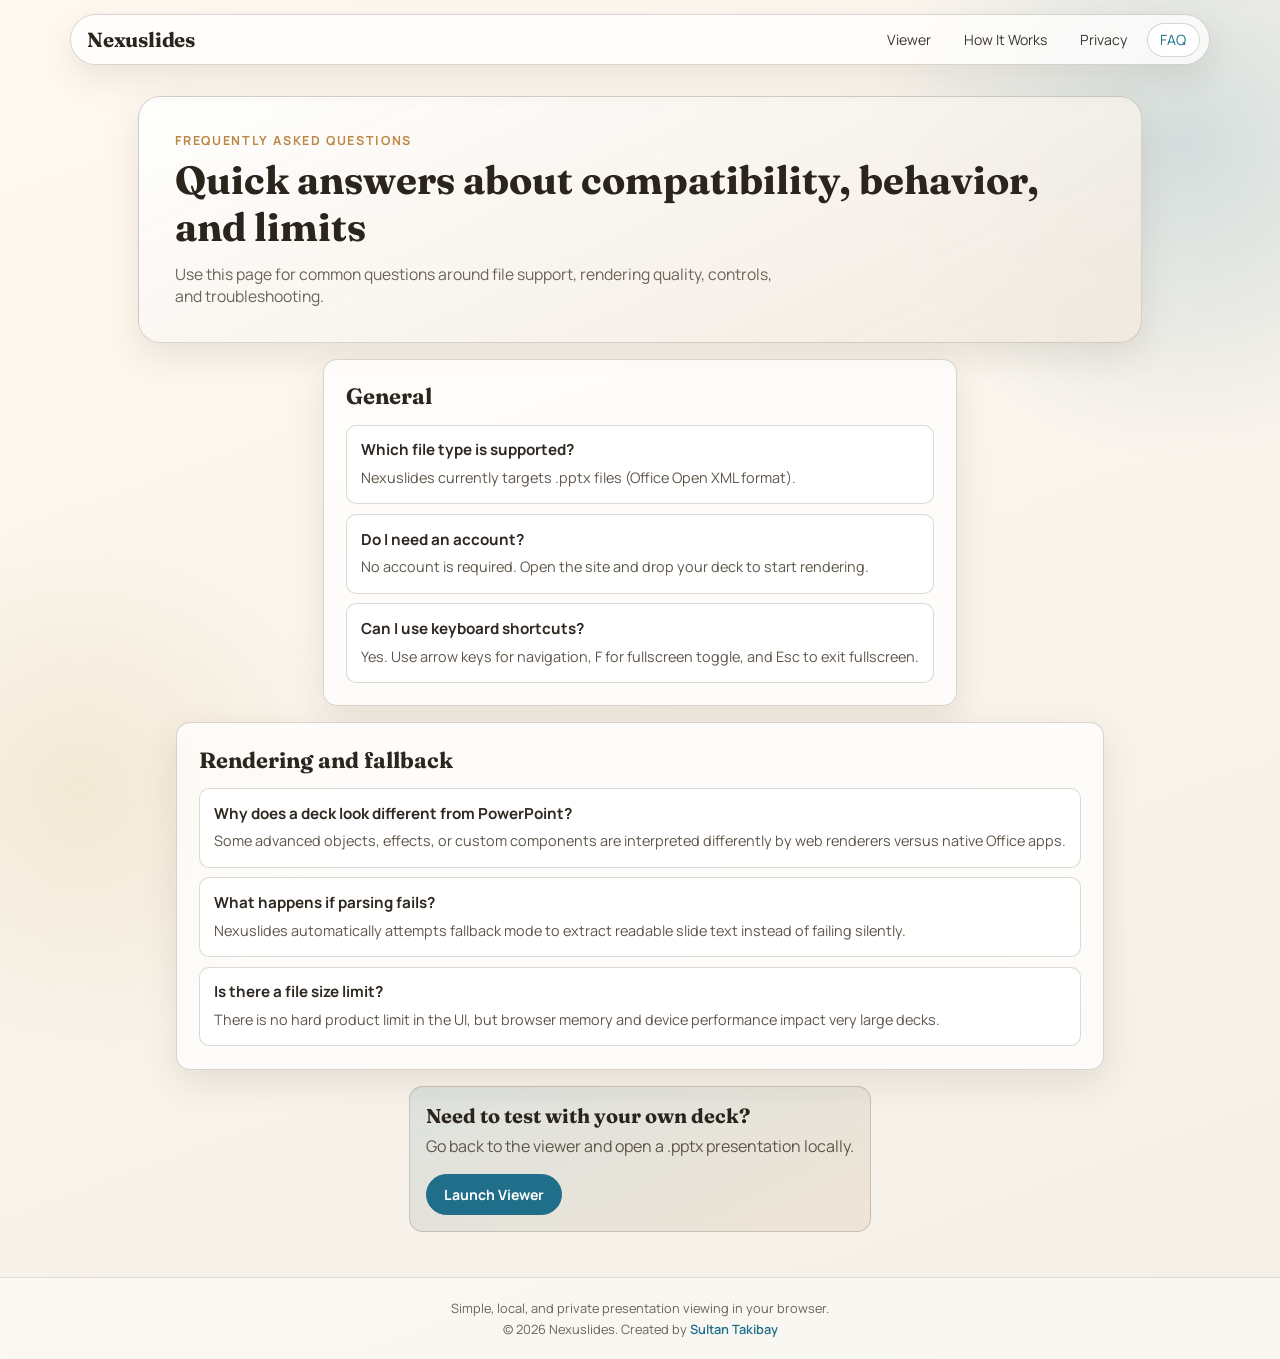
<file: public/faq.html>
<!DOCTYPE html>
<html lang="en">
<head>
  <meta charset="UTF-8" />
  <meta name="viewport" content="width=device-width, initial-scale=1.0" />
  <title>Nexuslides | FAQ</title>
  <link rel="stylesheet" href="styles.css" />
</head>
<body data-page="faq">
  <header class="site-header">
    <div class="site-header-inner">
      <a class="brand" href="index.html">Nexuslides</a>
      <button id="navToggle" class="nav-toggle" type="button" aria-controls="siteNav" aria-expanded="false">Menu</button>
      <nav id="siteNav" class="site-nav" aria-label="Main navigation">
        <a href="index.html" data-nav-page="home">Viewer</a>
        <a href="how-it-works.html" data-nav-page="how">How It Works</a>
        <a href="privacy.html" data-nav-page="privacy">Privacy</a>
        <a href="faq.html" data-nav-page="faq">FAQ</a>
      </nav>
    </div>
  </header>

  <main class="page-main">
    <section class="page-hero">
      <p class="eyebrow">Frequently Asked Questions</p>
      <h1>Quick answers about compatibility, behavior, and limits</h1>
      <p class="subtitle">Use this page for common questions around file support, rendering quality, controls, and troubleshooting.</p>
    </section>

    <section class="content-section">
      <h2>General</h2>
      <div class="faq-list">
        <article class="faq-item">
          <h3>Which file type is supported?</h3>
          <p>Nexuslides currently targets .pptx files (Office Open XML format).</p>
        </article>
        <article class="faq-item">
          <h3>Do I need an account?</h3>
          <p>No account is required. Open the site and drop your deck to start rendering.</p>
        </article>
        <article class="faq-item">
          <h3>Can I use keyboard shortcuts?</h3>
          <p>Yes. Use arrow keys for navigation, F for fullscreen toggle, and Esc to exit fullscreen.</p>
        </article>
      </div>
    </section>

    <section class="content-section">
      <h2>Rendering and fallback</h2>
      <div class="faq-list">
        <article class="faq-item">
          <h3>Why does a deck look different from PowerPoint?</h3>
          <p>Some advanced objects, effects, or custom components are interpreted differently by web renderers versus native Office apps.</p>
        </article>
        <article class="faq-item">
          <h3>What happens if parsing fails?</h3>
          <p>Nexuslides automatically attempts fallback mode to extract readable slide text instead of failing silently.</p>
        </article>
        <article class="faq-item">
          <h3>Is there a file size limit?</h3>
          <p>There is no hard product limit in the UI, but browser memory and device performance impact very large decks.</p>
        </article>
      </div>
    </section>

    <section class="cta-panel">
      <h2>Need to test with your own deck?</h2>
      <p>Go back to the viewer and open a .pptx presentation locally.</p>
      <div class="hero-actions">
        <a class="btn-hero btn-primary" href="index.html">Launch Viewer</a>
      </div>
    </section>
  </main>

  <footer class="site-footer">
    <p>Simple, local, and private presentation viewing in your browser.</p>
    <p>&copy; <span id="year"></span> Nexuslides. Created by <a href="https://github.com/sultannurzhan" target="_blank" rel="noopener">Sultan Takibay</a></p>
  </footer>

  <script type="module" src="site.js"></script>
</body>
</html>
</file>
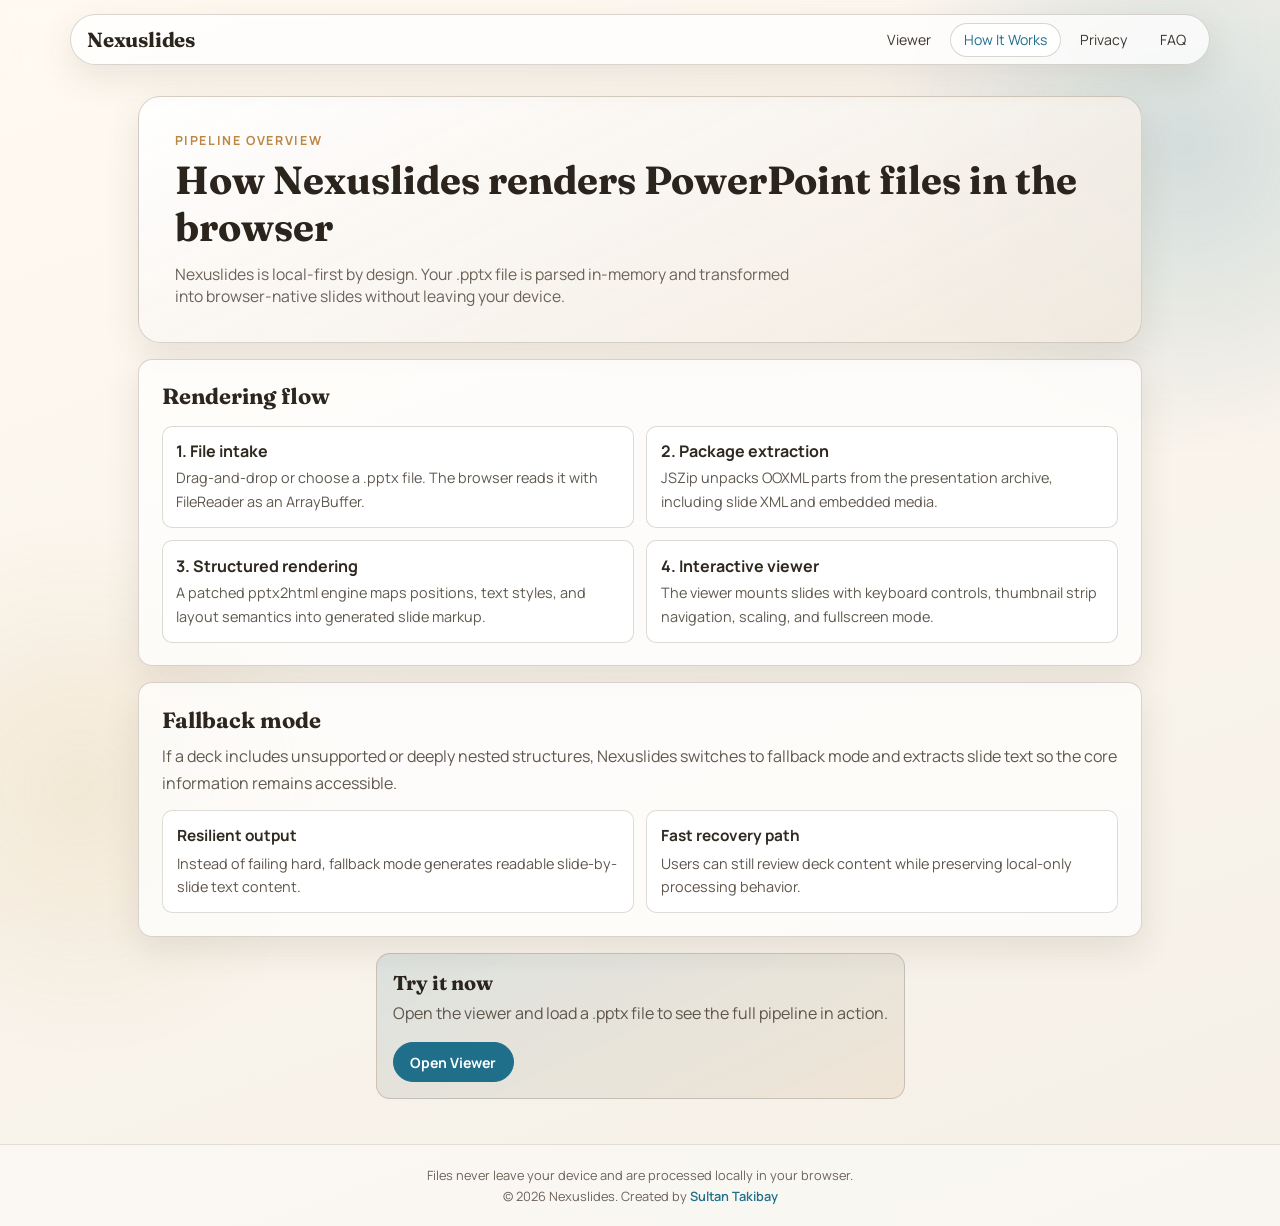
<file: public/how-it-works.html>
<!DOCTYPE html>
<html lang="en">
<head>
  <meta charset="UTF-8" />
  <meta name="viewport" content="width=device-width, initial-scale=1.0" />
  <title>Nexuslides | How It Works</title>
  <link rel="stylesheet" href="styles.css" />
</head>
<body data-page="how">
  <header class="site-header">
    <div class="site-header-inner">
      <a class="brand" href="index.html">Nexuslides</a>
      <button id="navToggle" class="nav-toggle" type="button" aria-controls="siteNav" aria-expanded="false">Menu</button>
      <nav id="siteNav" class="site-nav" aria-label="Main navigation">
        <a href="index.html" data-nav-page="home">Viewer</a>
        <a href="how-it-works.html" data-nav-page="how">How It Works</a>
        <a href="privacy.html" data-nav-page="privacy">Privacy</a>
        <a href="faq.html" data-nav-page="faq">FAQ</a>
      </nav>
    </div>
  </header>

  <main class="page-main">
    <section class="page-hero">
      <p class="eyebrow">Pipeline Overview</p>
      <h1>How Nexuslides renders PowerPoint files in the browser</h1>
      <p class="subtitle">Nexuslides is local-first by design. Your .pptx file is parsed in-memory and transformed into browser-native slides without leaving your device.</p>
    </section>

    <section class="content-section">
      <h2>Rendering flow</h2>
      <div class="steps">
        <article class="step">
          <strong>1. File intake</strong>
          <p>Drag-and-drop or choose a .pptx file. The browser reads it with FileReader as an ArrayBuffer.</p>
        </article>
        <article class="step">
          <strong>2. Package extraction</strong>
          <p>JSZip unpacks OOXML parts from the presentation archive, including slide XML and embedded media.</p>
        </article>
        <article class="step">
          <strong>3. Structured rendering</strong>
          <p>A patched pptx2html engine maps positions, text styles, and layout semantics into generated slide markup.</p>
        </article>
        <article class="step">
          <strong>4. Interactive viewer</strong>
          <p>The viewer mounts slides with keyboard controls, thumbnail strip navigation, scaling, and fullscreen mode.</p>
        </article>
      </div>
    </section>

    <section class="content-section">
      <h2>Fallback mode</h2>
      <p>If a deck includes unsupported or deeply nested structures, Nexuslides switches to fallback mode and extracts slide text so the core information remains accessible.</p>
      <div class="content-grid">
        <article class="content-card">
          <h3>Resilient output</h3>
          <p>Instead of failing hard, fallback mode generates readable slide-by-slide text content.</p>
        </article>
        <article class="content-card">
          <h3>Fast recovery path</h3>
          <p>Users can still review deck content while preserving local-only processing behavior.</p>
        </article>
      </div>
    </section>

    <section class="cta-panel">
      <h2>Try it now</h2>
      <p>Open the viewer and load a .pptx file to see the full pipeline in action.</p>
      <div class="hero-actions">
        <a class="btn-hero btn-primary" href="index.html">Open Viewer</a>
      </div>
    </section>
  </main>

  <footer class="site-footer">
    <p>Files never leave your device and are processed locally in your browser.</p>
    <p>&copy; <span id="year"></span> Nexuslides. Created by <a href="https://github.com/sultannurzhan" target="_blank" rel="noopener">Sultan Takibay</a></p>
  </footer>

  <script type="module" src="site.js"></script>
</body>
</html>
</file>
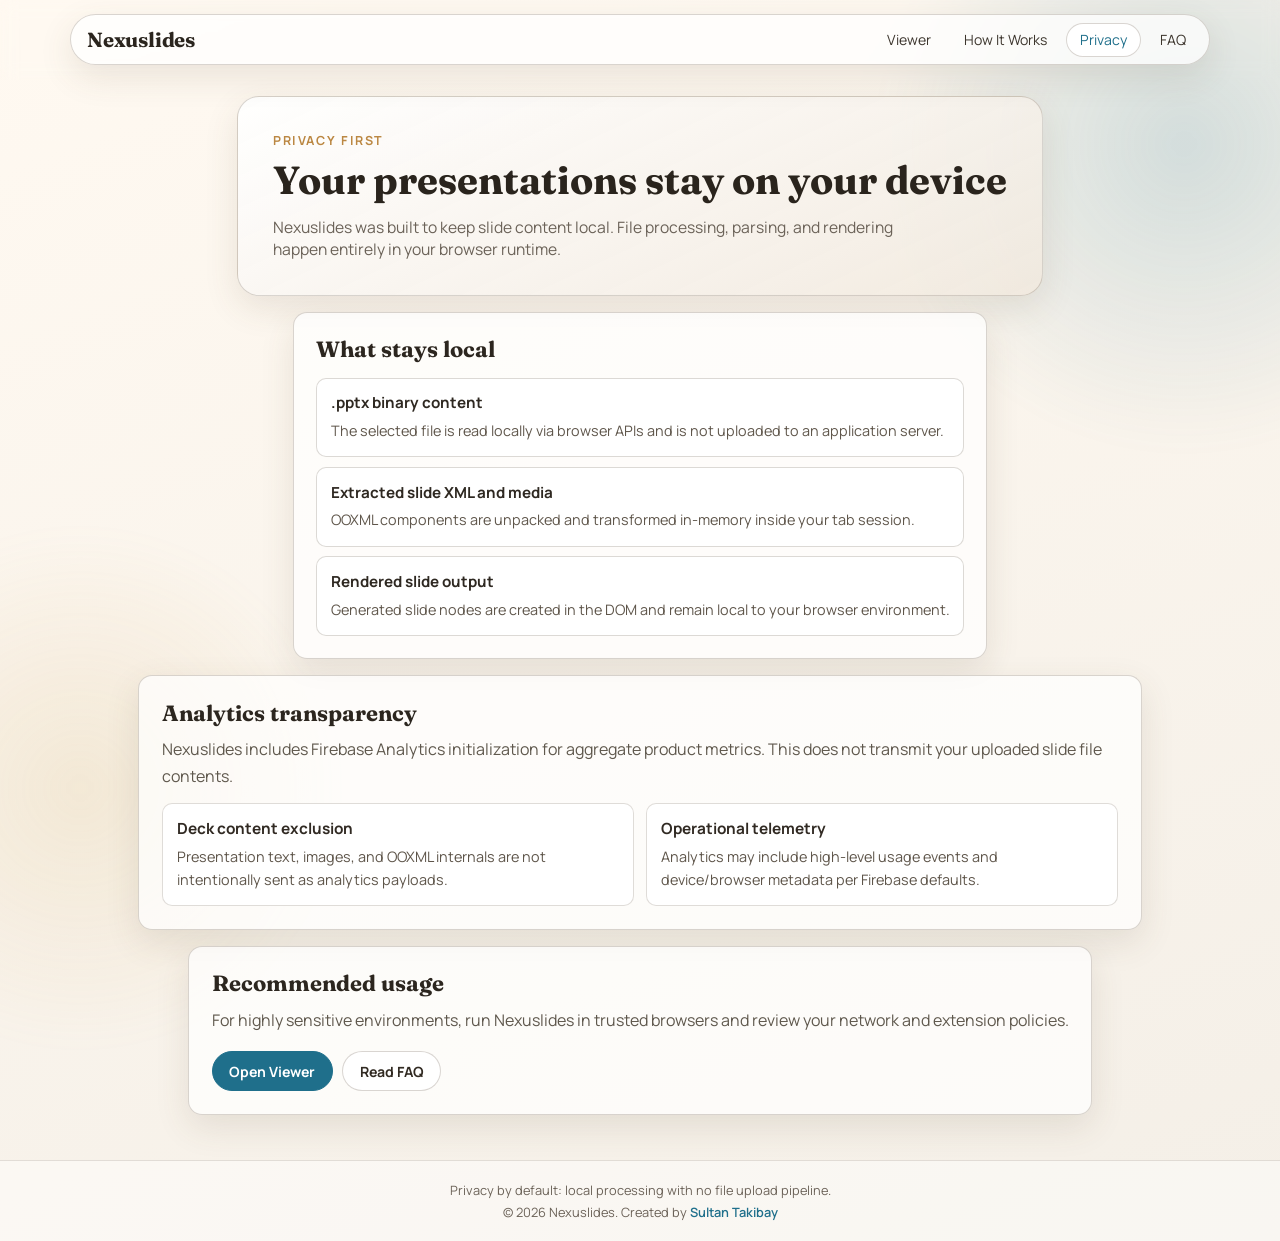
<file: public/privacy.html>
<!DOCTYPE html>
<html lang="en">
<head>
  <meta charset="UTF-8" />
  <meta name="viewport" content="width=device-width, initial-scale=1.0" />
  <title>Nexuslides | Privacy</title>
  <link rel="stylesheet" href="styles.css" />
</head>
<body data-page="privacy">
  <header class="site-header">
    <div class="site-header-inner">
      <a class="brand" href="index.html">Nexuslides</a>
      <button id="navToggle" class="nav-toggle" type="button" aria-controls="siteNav" aria-expanded="false">Menu</button>
      <nav id="siteNav" class="site-nav" aria-label="Main navigation">
        <a href="index.html" data-nav-page="home">Viewer</a>
        <a href="how-it-works.html" data-nav-page="how">How It Works</a>
        <a href="privacy.html" data-nav-page="privacy">Privacy</a>
        <a href="faq.html" data-nav-page="faq">FAQ</a>
      </nav>
    </div>
  </header>

  <main class="page-main">
    <section class="page-hero">
      <p class="eyebrow">Privacy First</p>
      <h1>Your presentations stay on your device</h1>
      <p class="subtitle">Nexuslides was built to keep slide content local. File processing, parsing, and rendering happen entirely in your browser runtime.</p>
    </section>

    <section class="content-section">
      <h2>What stays local</h2>
      <div class="legal-list">
        <article class="legal-item">
          <h3>.pptx binary content</h3>
          <p>The selected file is read locally via browser APIs and is not uploaded to an application server.</p>
        </article>
        <article class="legal-item">
          <h3>Extracted slide XML and media</h3>
          <p>OOXML components are unpacked and transformed in-memory inside your tab session.</p>
        </article>
        <article class="legal-item">
          <h3>Rendered slide output</h3>
          <p>Generated slide nodes are created in the DOM and remain local to your browser environment.</p>
        </article>
      </div>
    </section>

    <section class="content-section">
      <h2>Analytics transparency</h2>
      <p>Nexuslides includes Firebase Analytics initialization for aggregate product metrics. This does not transmit your uploaded slide file contents.</p>
      <div class="content-grid">
        <article class="content-card">
          <h3>Deck content exclusion</h3>
          <p>Presentation text, images, and OOXML internals are not intentionally sent as analytics payloads.</p>
        </article>
        <article class="content-card">
          <h3>Operational telemetry</h3>
          <p>Analytics may include high-level usage events and device/browser metadata per Firebase defaults.</p>
        </article>
      </div>
    </section>

    <section class="content-section">
      <h2>Recommended usage</h2>
      <p>For highly sensitive environments, run Nexuslides in trusted browsers and review your network and extension policies.</p>
      <div class="hero-actions">
        <a class="btn-hero btn-primary" href="index.html">Open Viewer</a>
        <a class="btn-hero btn-secondary" href="faq.html">Read FAQ</a>
      </div>
    </section>
  </main>

  <footer class="site-footer">
    <p>Privacy by default: local processing with no file upload pipeline.</p>
    <p>&copy; <span id="year"></span> Nexuslides. Created by <a href="https://github.com/sultannurzhan" target="_blank" rel="noopener">Sultan Takibay</a></p>
  </footer>

  <script type="module" src="site.js"></script>
</body>
</html>
</file>
<file: public/styles.css>
@import url("https://fonts.googleapis.com/css2?family=Fraunces:opsz,wght@9..144,600;9..144,700&family=Manrope:wght@400;500;600;700&display=swap");

/* Reset */
*,
*::before,
*::after {
  box-sizing: border-box;
  margin: 0;
  padding: 0;
}

:root {
  --bg-top: #fff9f1;
  --bg-bottom: #f4efe7;
  --surface: rgba(255, 255, 255, 0.72);
  --surface-strong: #ffffff;
  --surface-soft: #f7f2ea;
  --surface-soft-alt: #f0e8dd;
  --ink: #1e1c1a;
  --muted: #6b6258;
  --line: rgba(108, 95, 80, 0.26);
  --accent: #1f6f8b;
  --accent-hover: #195b71;
  --gold: #bb8742;
  --shadow-soft: 0 12px 34px rgba(93, 75, 49, 0.12);
  --shadow-frame: 0 18px 42px rgba(95, 83, 67, 0.2);
  --radius-lg: 22px;
  --radius-md: 14px;
  --radius-sm: 10px;
}

body {
  font-family: "Manrope", "Segoe UI", sans-serif;
  color: var(--ink);
  min-height: 100vh;
  display: flex;
  flex-direction: column;
  background: linear-gradient(160deg, var(--bg-top) 0%, var(--bg-bottom) 100%);
  position: relative;
  overflow-x: hidden;
}

body::before,
body::after {
  content: "";
  position: fixed;
  z-index: -1;
  border-radius: 999px;
  filter: blur(10px);
}

body::before {
  width: 42rem;
  height: 42rem;
  right: -15rem;
  top: -12rem;
  background: radial-gradient(circle at center, rgba(31, 111, 139, 0.18) 0%, rgba(31, 111, 139, 0) 65%);
}

body::after {
  width: 34rem;
  height: 34rem;
  left: -12rem;
  bottom: -10rem;
  background: radial-gradient(circle at center, rgba(208, 166, 85, 0.15) 0%, rgba(208, 166, 85, 0) 68%);
}

a {
  color: inherit;
}

.site-header {
  position: sticky;
  top: 0;
  z-index: 30;
  padding: 0.9rem 1rem;
  backdrop-filter: blur(8px);
  -webkit-backdrop-filter: blur(8px);
}

.site-header-inner {
  width: min(1140px, 100%);
  margin: 0 auto;
  display: flex;
  align-items: center;
  gap: 0.8rem;
  border: 1px solid var(--line);
  background: rgba(255, 255, 255, 0.75);
  border-radius: 999px;
  padding: 0.45rem 0.55rem 0.45rem 1rem;
  box-shadow: var(--shadow-soft);
  position: relative;
}

.brand {
  font-family: "Fraunces", Georgia, serif;
  font-size: 1.28rem;
  font-weight: 700;
  letter-spacing: -0.01em;
  text-decoration: none;
  color: #2b251e;
}

.site-nav {
  margin-left: auto;
  display: flex;
  align-items: center;
  gap: 0.35rem;
}

.site-nav a {
  text-decoration: none;
  font-size: 0.88rem;
  color: #3c352d;
  border: 1px solid transparent;
  border-radius: 999px;
  padding: 0.42rem 0.8rem;
  transition: border-color 140ms ease, background-color 140ms ease, color 140ms ease;
}

.site-nav a:hover,
.site-nav a.active {
  border-color: var(--line);
  background: var(--surface-strong);
  color: var(--accent);
}

.nav-toggle {
  display: none;
  border: 1px solid var(--line);
  border-radius: 999px;
  background: #fff;
  color: #3c352d;
  font-weight: 700;
  font-size: 0.8rem;
  padding: 0.45rem 0.75rem;
  cursor: pointer;
}

.hero {
  width: min(1140px, 100%);
  margin: 1rem auto 0.5rem;
  padding: 0 1.15rem;
  animation: rise-in 500ms ease-out;
}

.hero-shell {
  border: 1px solid var(--line);
  border-radius: var(--radius-lg);
  background: linear-gradient(145deg, rgba(255, 255, 255, 0.88), rgba(244, 237, 228, 0.82));
  box-shadow: var(--shadow-soft);
  padding: clamp(1.4rem, 3.5vw, 2.3rem);
}

.eyebrow {
  font-size: 0.78rem;
  text-transform: uppercase;
  letter-spacing: 0.13em;
  color: var(--gold);
  font-weight: 700;
}

.hero h1 {
  margin-top: 0.55rem;
  font-family: "Fraunces", Georgia, serif;
  font-size: clamp(1.7rem, 4.1vw, 2.8rem);
  line-height: 1.15;
  letter-spacing: -0.018em;
  color: #2a241d;
}

.subtitle {
  color: var(--muted);
  margin-top: 0.75rem;
  font-size: 0.98rem;
  max-width: 62ch;
}

.hero-actions {
  margin-top: 1.1rem;
  display: flex;
  flex-wrap: wrap;
  gap: 0.55rem;
}

.btn-hero {
  display: inline-flex;
  align-items: center;
  justify-content: center;
  text-decoration: none;
  border-radius: 999px;
  font-size: 0.88rem;
  font-weight: 700;
  padding: 0.62rem 1.05rem;
  transition: transform 130ms ease, background-color 160ms ease, color 160ms ease, border-color 160ms ease;
}

.btn-primary {
  background: var(--accent);
  color: #fff;
  border: 1px solid var(--accent);
}

.btn-primary:hover {
  background: var(--accent-hover);
  transform: translateY(-1px);
}

.btn-secondary {
  background: #fff;
  color: #312a22;
  border: 1px solid var(--line);
}

.btn-secondary:hover {
  border-color: var(--accent);
  color: var(--accent);
  transform: translateY(-1px);
}

main {
  flex: 1;
  display: flex;
  flex-direction: column;
  align-items: center;
  width: min(1140px, 100%);
  margin: 0 auto;
  padding: 0 1.15rem 2.8rem;
}

.info-strip {
  width: min(840px, 100%);
  display: flex;
  flex-wrap: wrap;
  justify-content: center;
  gap: 0.5rem;
  margin: 0.3rem 0 1rem;
}

.info-pill {
  border: 1px solid var(--line);
  border-radius: 999px;
  background: rgba(255, 255, 255, 0.64);
  padding: 0.42rem 0.75rem;
  font-size: 0.78rem;
  color: #4a433a;
  font-weight: 600;
}

.dropzone {
  width: min(680px, 100%);
  border: 1.5px dashed var(--line);
  border-radius: var(--radius-lg);
  background: var(--surface);
  box-shadow: var(--shadow-soft);
  backdrop-filter: blur(8px);
  -webkit-backdrop-filter: blur(8px);
  padding: 3.3rem 2.2rem;
  text-align: center;
  cursor: pointer;
  transition: transform 180ms ease, border-color 180ms ease, background-color 180ms ease;
  animation: rise-in 650ms ease-out;
}

.dropzone:hover {
  transform: translateY(-3px);
}

.dropzone.over {
  border-color: var(--accent);
  background: rgba(245, 255, 255, 0.86);
}

.dropzone-inner {
  display: flex;
  flex-direction: column;
  align-items: center;
  gap: 0.8rem;
  pointer-events: none;
}

.dropzone-inner svg {
  width: 58px;
  height: 58px;
  color: var(--accent);
  opacity: 0.92;
}

.dropzone-inner p {
  font-size: 1.08rem;
  color: #2d2924;
}

.dropzone-inner span {
  font-size: 0.82rem;
  letter-spacing: 0.08em;
  text-transform: uppercase;
  color: var(--muted);
}

.btn-pick {
  pointer-events: all;
  cursor: pointer;
  background: var(--accent);
  color: #fefefe;
  border: none;
  border-radius: 999px;
  padding: 0.7rem 1.55rem;
  font-size: 0.9rem;
  font-weight: 700;
  letter-spacing: 0.02em;
  transition: transform 140ms ease, background-color 180ms ease;
}

.btn-pick:hover {
  background: var(--accent-hover);
  transform: translateY(-1px);
}

#loading {
  display: flex;
  flex-direction: column;
  align-items: center;
  gap: 1rem;
  margin-top: 4rem;
  color: var(--muted);
}

.spinner {
  width: 44px;
  height: 44px;
  border: 4px solid rgba(107, 98, 88, 0.28);
  border-top-color: var(--accent);
  border-radius: 50%;
  animation: spin 0.8s linear infinite;
}

@keyframes spin {
  to {
    transform: rotate(360deg);
  }
}

#viewer {
  width: 100%;
  max-width: 1120px;
  display: flex;
  flex-direction: column;
  gap: 1rem;
  animation: rise-in 450ms ease-out;
}

.toolbar {
  display: flex;
  align-items: center;
  gap: 0.55rem;
  background: var(--surface);
  border-radius: var(--radius-md);
  padding: 0.58rem 0.72rem;
  border: 1px solid var(--line);
  box-shadow: var(--shadow-soft);
  backdrop-filter: blur(6px);
  -webkit-backdrop-filter: blur(6px);
}

.btn-nav,
.btn-action {
  border: 1px solid var(--line);
  color: #2f2a24;
  background: var(--surface-strong);
  border-radius: var(--radius-sm);
  height: 38px;
  font-weight: 700;
  cursor: pointer;
  transition: transform 130ms ease, border-color 150ms ease, color 150ms ease;
}

.btn-nav {
  width: 38px;
  font-size: 1rem;
  display: flex;
  align-items: center;
  justify-content: center;
}

.btn-nav:hover:not(:disabled),
.btn-action:hover {
  border-color: var(--accent);
  color: var(--accent);
  transform: translateY(-1px);
}

.btn-nav:disabled {
  opacity: 0.4;
  cursor: default;
  transform: none;
}

.slide-counter {
  font-size: 0.88rem;
  color: var(--muted);
  min-width: 70px;
  text-align: center;
  font-weight: 600;
}

.btn-action {
  padding: 0 14px;
  font-size: 0.92rem;
}

.btn-close {
  margin-left: auto;
}

.btn-close:hover {
  border-color: #b64332;
  color: #b64332;
}

.slide-wrapper {
  background: var(--surface);
  border-radius: var(--radius-lg);
  border: 1px solid var(--line);
  padding: 1.25rem;
  overflow: hidden;
  width: 100%;
  min-width: 0;
  min-height: 420px;
  display: flex;
  align-items: flex-start;
  justify-content: center;
  box-shadow: var(--shadow-soft);
  backdrop-filter: blur(8px);
  -webkit-backdrop-filter: blur(8px);
}

.slide-container {
  box-shadow: var(--shadow-frame);
  border-radius: 6px;
  overflow: hidden;
  width: 100%;
  max-width: 800px;
  min-width: 0;
  background: #fff;
  line-height: normal;
}

.slide-container > div {
  transform-origin: top left;
}

.thumbnail-strip {
  display: flex;
  gap: 0.7rem;
  overflow-x: auto;
  padding: 0.6rem 0.3rem;
  scrollbar-width: thin;
  scrollbar-color: rgba(109, 95, 78, 0.6) transparent;
}

.thumbnail-strip::-webkit-scrollbar {
  height: 7px;
}

.thumbnail-strip::-webkit-scrollbar-thumb {
  background: rgba(109, 95, 78, 0.6);
  border-radius: 999px;
}

.thumb {
  flex-shrink: 0;
  width: 110px;
  height: 70px;
  border-radius: 8px;
  border: 2px solid rgba(109, 95, 78, 0.35);
  overflow: hidden;
  cursor: pointer;
  background: #fff;
  transition: border-color 150ms ease, transform 130ms ease;
  position: relative;
}

.thumb:hover {
  border-color: var(--accent);
  transform: translateY(-2px);
}

.thumb.active {
  border-color: var(--accent);
}

.thumb-inner {
  width: 100%;
  height: 100%;
  pointer-events: none;
  overflow: hidden;
  transform-origin: top left;
}

.thumb-label {
  position: absolute;
  bottom: 0;
  left: 0;
  right: 0;
  background: rgba(31, 27, 24, 0.65);
  color: #fff;
  font-size: 0.62rem;
  text-align: center;
  padding: 2px 0;
}

#viewer.fullscreen-mode .slide-wrapper {
  position: fixed;
  inset: 0;
  z-index: 1000;
  background: #0f1418;
  border-radius: 0;
  border: none;
  padding: 2rem;
  align-items: center;
  justify-content: center;
}

.page-links {
  width: min(980px, 100%);
  margin-top: 1.3rem;
}

.page-links h2 {
  font-family: "Fraunces", Georgia, serif;
  font-size: 1.45rem;
  color: #2a241d;
}

.link-grid {
  margin-top: 0.85rem;
  display: grid;
  grid-template-columns: repeat(3, minmax(0, 1fr));
  gap: 0.8rem;
}

.link-card {
  border: 1px solid var(--line);
  border-radius: var(--radius-md);
  background: rgba(255, 255, 255, 0.75);
  padding: 1rem;
}

.link-card h3 {
  font-size: 1rem;
  color: #2b251f;
}

.link-card p {
  margin-top: 0.4rem;
  font-size: 0.9rem;
  color: #5f574c;
  line-height: 1.55;
}

.link-card a {
  margin-top: 0.65rem;
  display: inline-block;
  text-decoration: none;
  color: var(--accent);
  font-weight: 700;
  font-size: 0.86rem;
}

.link-card a:hover {
  text-decoration: underline;
}

.page-main {
  flex: 1;
  width: min(1040px, 100%);
  margin: 0 auto;
  padding: 0 1.15rem 2.8rem;
}

.page-hero {
  margin-top: 1rem;
  border: 1px solid var(--line);
  border-radius: var(--radius-lg);
  background: linear-gradient(155deg, rgba(255, 255, 255, 0.9), rgba(240, 232, 221, 0.83));
  box-shadow: var(--shadow-soft);
  padding: clamp(1.35rem, 3.2vw, 2.2rem);
}

.page-hero h1 {
  margin-top: 0.5rem;
  font-family: "Fraunces", Georgia, serif;
  font-size: clamp(1.6rem, 3.8vw, 2.45rem);
  line-height: 1.2;
  color: #2a241d;
}

.content-section {
  margin-top: 1rem;
  border: 1px solid var(--line);
  border-radius: var(--radius-md);
  background: rgba(255, 255, 255, 0.72);
  box-shadow: var(--shadow-soft);
  padding: clamp(1rem, 2.8vw, 1.4rem);
}

.content-section h2 {
  font-family: "Fraunces", Georgia, serif;
  font-size: 1.38rem;
  color: #2c261f;
}

.content-section p {
  margin-top: 0.6rem;
  color: #5f584d;
  line-height: 1.65;
}

.content-grid {
  margin-top: 0.85rem;
  display: grid;
  grid-template-columns: repeat(2, minmax(0, 1fr));
  gap: 0.75rem;
}

.content-card {
  border: 1px solid rgba(108, 95, 80, 0.22);
  border-radius: var(--radius-sm);
  background: var(--surface-strong);
  padding: 0.9rem;
}

.content-card h3 {
  font-size: 0.96rem;
  color: #312a23;
}

.content-card p {
  margin-top: 0.45rem;
  font-size: 0.9rem;
  color: #5e554a;
  line-height: 1.55;
}

.steps {
  margin-top: 0.95rem;
  display: grid;
  grid-template-columns: repeat(2, minmax(0, 1fr));
  gap: 0.75rem;
}

.step {
  border: 1px solid rgba(108, 95, 80, 0.23);
  border-radius: var(--radius-sm);
  background: #fff;
  padding: 0.85rem;
}

.step strong {
  color: #2e281f;
  display: inline-block;
  margin-bottom: 0.25rem;
}

.step p {
  margin-top: 0;
  font-size: 0.9rem;
}

.legal-list,
.faq-list {
  margin-top: 0.9rem;
  display: grid;
  gap: 0.6rem;
}

.legal-item,
.faq-item {
  border: 1px solid rgba(108, 95, 80, 0.24);
  border-radius: var(--radius-sm);
  background: #fff;
  padding: 0.85rem;
}

.legal-item h3,
.faq-item h3 {
  font-size: 0.95rem;
  color: #2e2821;
}

.legal-item p,
.faq-item p {
  margin-top: 0.42rem;
  font-size: 0.9rem;
  color: #5f564b;
  line-height: 1.58;
}

.cta-panel {
  margin-top: 1rem;
  border: 1px solid var(--line);
  border-radius: var(--radius-md);
  background: linear-gradient(155deg, rgba(31, 111, 139, 0.12), rgba(187, 135, 66, 0.11));
  padding: 1rem;
}

.cta-panel h2 {
  font-family: "Fraunces", Georgia, serif;
  font-size: 1.25rem;
  color: #2a241d;
}

.cta-panel p {
  margin-top: 0.45rem;
  color: #5e554a;
}

.site-footer {
  text-align: center;
  padding: 1.1rem;
  color: var(--muted);
  font-size: 0.8rem;
  border-top: 1px solid rgba(109, 95, 78, 0.18);
  background: rgba(255, 255, 255, 0.45);
}

.site-footer p {
  margin: 0.2rem 0;
}

.site-footer a {
  color: var(--accent);
  text-decoration: none;
  font-weight: 600;
}

.site-footer a:hover {
  text-decoration: underline;
}

@keyframes rise-in {
  from {
    opacity: 0;
    transform: translateY(10px);
  }

  to {
    opacity: 1;
    transform: translateY(0);
  }
}

@media (max-width: 860px) {
  .nav-toggle {
    display: inline-flex;
    margin-left: auto;
    align-items: center;
    justify-content: center;
  }

  .site-nav {
    position: absolute;
    top: calc(100% + 0.5rem);
    left: 0;
    right: 0;
    margin-left: 0;
    border: 1px solid var(--line);
    border-radius: 14px;
    background: rgba(255, 255, 255, 0.95);
    box-shadow: var(--shadow-soft);
    padding: 0.35rem;
    flex-direction: column;
    align-items: stretch;
    gap: 0.2rem;
    display: none;
  }

  .site-nav a {
    display: block;
    padding: 0.62rem 0.75rem;
    border-radius: 10px;
  }

  .site-nav.is-open {
    display: flex;
  }
}

@media (max-width: 768px) {
  .site-header {
    padding: 0.8rem 0.65rem;
  }

  .site-header-inner {
    padding-left: 0.75rem;
  }

  .brand {
    font-size: 1.15rem;
  }

  .subtitle {
    font-size: 0.92rem;
  }

  .hero-actions {
    width: 100%;
  }

  .btn-hero {
    flex: 1 1 auto;
    min-width: 180px;
  }

  .dropzone {
    padding: 2.3rem 1.2rem;
    border-radius: 16px;
  }

  .toolbar {
    padding: 0.52rem;
    gap: 0.45rem;
    flex-wrap: wrap;
  }

  .slide-counter {
    order: 4;
    width: 100%;
    margin-top: 0.1rem;
  }

  .btn-close {
    margin-left: 0;
  }

  .slide-wrapper {
    min-height: 280px;
    padding: 0.75rem;
    border-radius: 16px;
  }

  .link-grid,
  .content-grid,
  .steps {
    grid-template-columns: 1fr;
  }
}

@media (prefers-reduced-motion: reduce) {

  *,
  *::before,
  *::after {
    animation-duration: 1ms !important;
    animation-iteration-count: 1 !important;
    transition-duration: 1ms !important;
    scroll-behavior: auto !important;
  }
}

.hidden {
  display: none !important;
}
</file>
